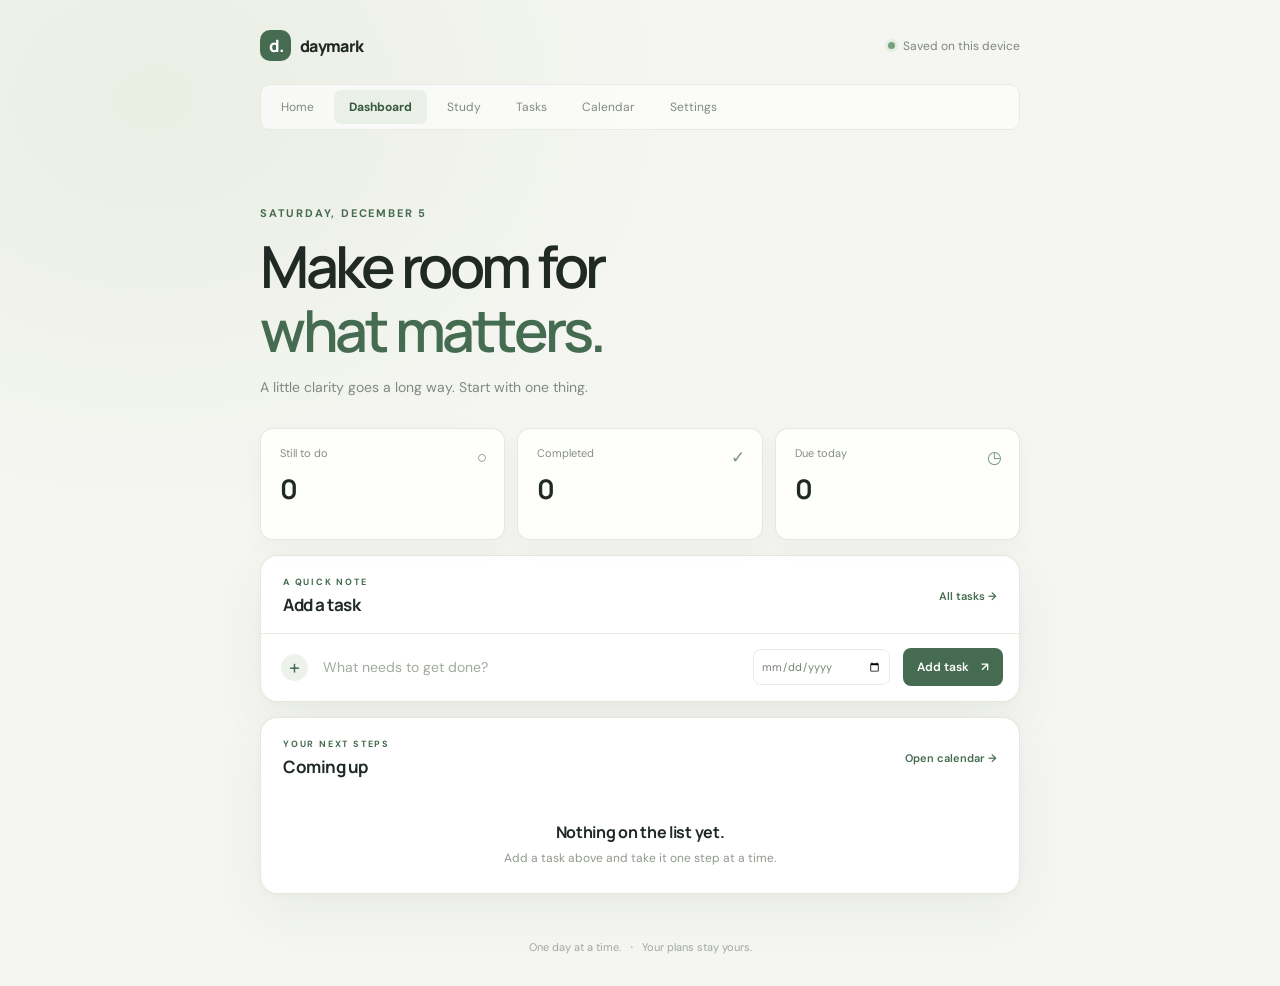
<file: index.html>
<!doctype html>
<html lang="en">
  <head>
    <meta charset="utf-8">
    <meta name="viewport" content="width=device-width, initial-scale=1">
    <meta name="theme-color" content="#f5f6f2">
    <title>Daymark — your personal planner</title>
    <link rel="preconnect" href="https://fonts.googleapis.com">
    <link rel="preconnect" href="https://fonts.gstatic.com" crossorigin>
    <link href="https://fonts.googleapis.com/css2?family=DM+Sans:wght@400;500;600;700&family=Manrope:wght@400;500;600;700;800&display=swap" rel="stylesheet">
    <link rel="stylesheet" href="styles.css">
    <script src="app.js" defer></script>
  </head>
  <body data-page="dashboard">
    <main class="planner">
      <header class="topbar">
        <a class="brand" href="home.html" aria-label="Daymark home">
          <span class="brand-mark" aria-hidden="true">d.</span>
          <span>daymark</span>
        </a>
        <span class="local-note"><span class="sync-dot" aria-hidden="true"></span> Saved on this device</span>
      </header>
      <nav class="main-nav" aria-label="Main navigation">
        <a href="home.html">Home</a>
        <a href="index.html" aria-current="page">Dashboard</a>
        <a href="study.html">Study</a>
        <a href="tasks.html">Tasks</a>
        <a href="calendar.html">Calendar</a>
        <a href="settings.html">Settings</a>
      </nav>

      <section class="intro" aria-labelledby="page-title">
        <p class="eyebrow" id="today-label"></p>
        <h1 id="page-title">Make room for<br><span>what matters.</span></h1>
        <p class="intro-copy">A little clarity goes a long way. Start with one thing.</p>
      </section>

      <p class="notice" id="notice" role="status" hidden></p>
      <section class="dashboard-grid" aria-label="Planner overview">
        <article class="summary-card">
          <span class="summary-icon" aria-hidden="true">○</span>
          <p class="summary-label">Still to do</p>
          <p class="summary-value" id="remaining-count">0</p>
        </article>
        <article class="summary-card">
          <span class="summary-icon" aria-hidden="true">✓</span>
          <p class="summary-label">Completed</p>
          <p class="summary-value" id="completed-count">0</p>
        </article>
        <article class="summary-card">
          <span class="summary-icon" aria-hidden="true">◷</span>
          <p class="summary-label">Due today</p>
          <p class="summary-value" id="due-today-count">0</p>
        </article>
      </section>

      <section class="task-panel dashboard-panel" aria-labelledby="quick-add-title">
        <div class="section-heading">
          <div>
            <p class="eyebrow">A quick note</p>
            <h2 id="quick-add-title">Add a task</h2>
          </div>
          <a class="text-link" href="tasks.html">All tasks <span aria-hidden="true">→</span></a>
        </div>
        <form class="task-form" id="quick-task-form">
          <label class="sr-only" for="quick-task-title">What needs to get done?</label>
          <span class="plus-icon" aria-hidden="true">+</span>
          <input id="quick-task-title" name="title" type="text" placeholder="What needs to get done?" maxlength="120" required autocomplete="off">
          <label class="sr-only" for="quick-task-date">Due date (optional)</label>
          <input class="date-input" id="quick-task-date" name="dueDate" type="date" aria-label="Due date (optional)">
          <button class="add-button" type="submit">Add task <span aria-hidden="true">↗</span></button>
        </form>
      </section>

      <section class="task-panel upcoming-panel" aria-labelledby="upcoming-heading">
        <div class="section-heading">
          <div>
            <p class="eyebrow">Your next steps</p>
            <h2 id="upcoming-heading">Coming up</h2>
          </div>
          <a class="text-link" href="calendar.html">Open calendar <span aria-hidden="true">→</span></a>
        </div>
        <ul class="task-list" id="upcoming-list" aria-label="Upcoming tasks"></ul>
        <div class="empty-state" id="upcoming-empty">
          <p class="empty-title">Nothing on the list yet.</p>
          <p class="empty-copy">Add a task above and take it one step at a time.</p>
        </div>
      </section>

      <footer class="page-footer">
        <span>One day at a time.</span>
        <span class="footer-divider" aria-hidden="true">·</span>
        <span>Your plans stay yours.</span>
      </footer>
    </main>
  </body>
</html>
</file>
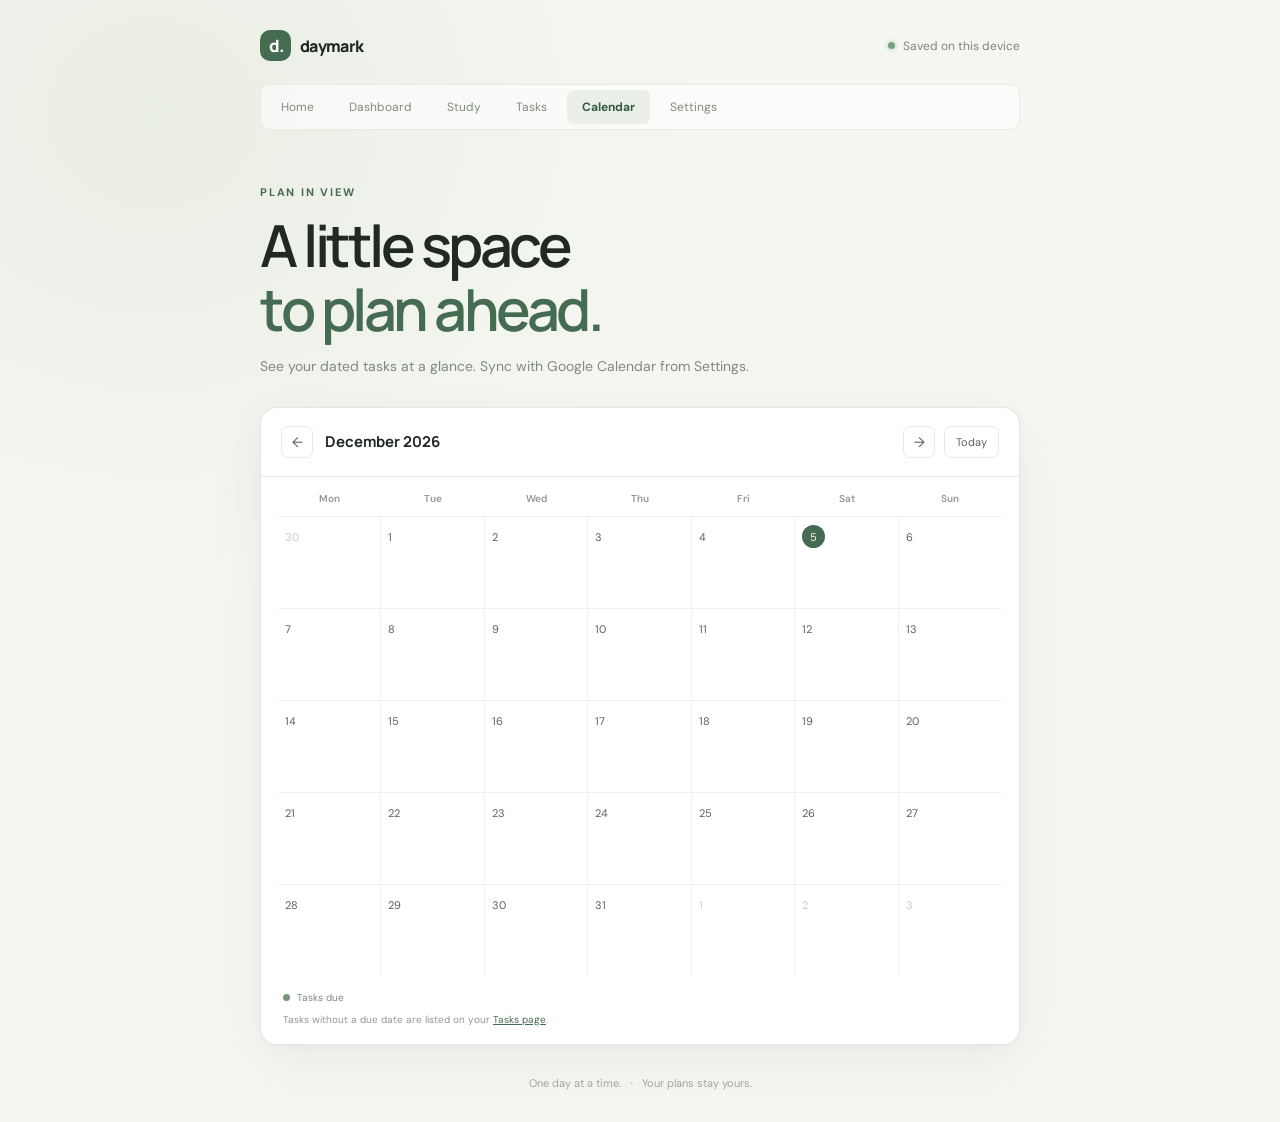
<file: calendar.html>
<!doctype html>
<html lang="en">
  <head>
    <meta charset="utf-8">
    <meta name="viewport" content="width=device-width, initial-scale=1">
    <meta name="theme-color" content="#f5f6f2">
    <title>Calendar — Daymark</title>
    <link rel="preconnect" href="https://fonts.googleapis.com">
    <link rel="preconnect" href="https://fonts.gstatic.com" crossorigin>
    <link href="https://fonts.googleapis.com/css2?family=DM+Sans:wght@400;500;600;700&family=Manrope:wght@400;500;600;700;800&display=swap" rel="stylesheet">
    <link rel="stylesheet" href="styles.css">
    <script src="app.js" defer></script>
  </head>
  <body data-page="calendar">
    <main class="planner">
      <header class="topbar">
        <a class="brand" href="home.html" aria-label="Daymark home"><span class="brand-mark" aria-hidden="true">d.</span><span>daymark</span></a>
        <span class="local-note"><span class="sync-dot" aria-hidden="true"></span> Saved on this device</span>
      </header>
      <nav class="main-nav" aria-label="Main navigation">
        <a href="home.html">Home</a>
        <a href="index.html">Dashboard</a>
        <a href="study.html">Study</a>
        <a href="tasks.html">Tasks</a>
        <a href="calendar.html" aria-current="page">Calendar</a>
        <a href="settings.html">Settings</a>
      </nav>
      <section class="intro page-intro" aria-labelledby="page-title">
        <p class="eyebrow">Plan in view</p>
        <h1 id="page-title">A little space<br><span>to plan ahead.</span></h1>
        <p class="intro-copy">See your dated tasks at a glance. Sync with Google Calendar from Settings.</p>
      </section>
      <p class="notice" id="notice" role="status" hidden></p>
      <section class="task-panel calendar-panel" aria-label="Task calendar">
        <div class="calendar-toolbar">
          <button class="month-button" id="previous-month" type="button" aria-label="Previous month">←</button>
          <h2 class="month-title" id="month-title"></h2>
          <button class="month-button" id="next-month" type="button" aria-label="Next month">→</button>
          <button class="today-button" id="this-month" type="button">Today</button>
        </div>
        <div class="calendar-grid" id="calendar-grid" role="grid" aria-label="Monthly task calendar"></div>
        <div class="calendar-legend"><span class="legend-dot" aria-hidden="true"></span> Tasks due</div>
        <p class="calendar-note">Tasks without a due date are listed on your <a href="tasks.html">Tasks page</a>.</p>
      </section>
      <footer class="page-footer"><span>One day at a time.</span><span class="footer-divider" aria-hidden="true">·</span><span>Your plans stay yours.</span></footer>
    </main>
  </body>
</html>
</file>
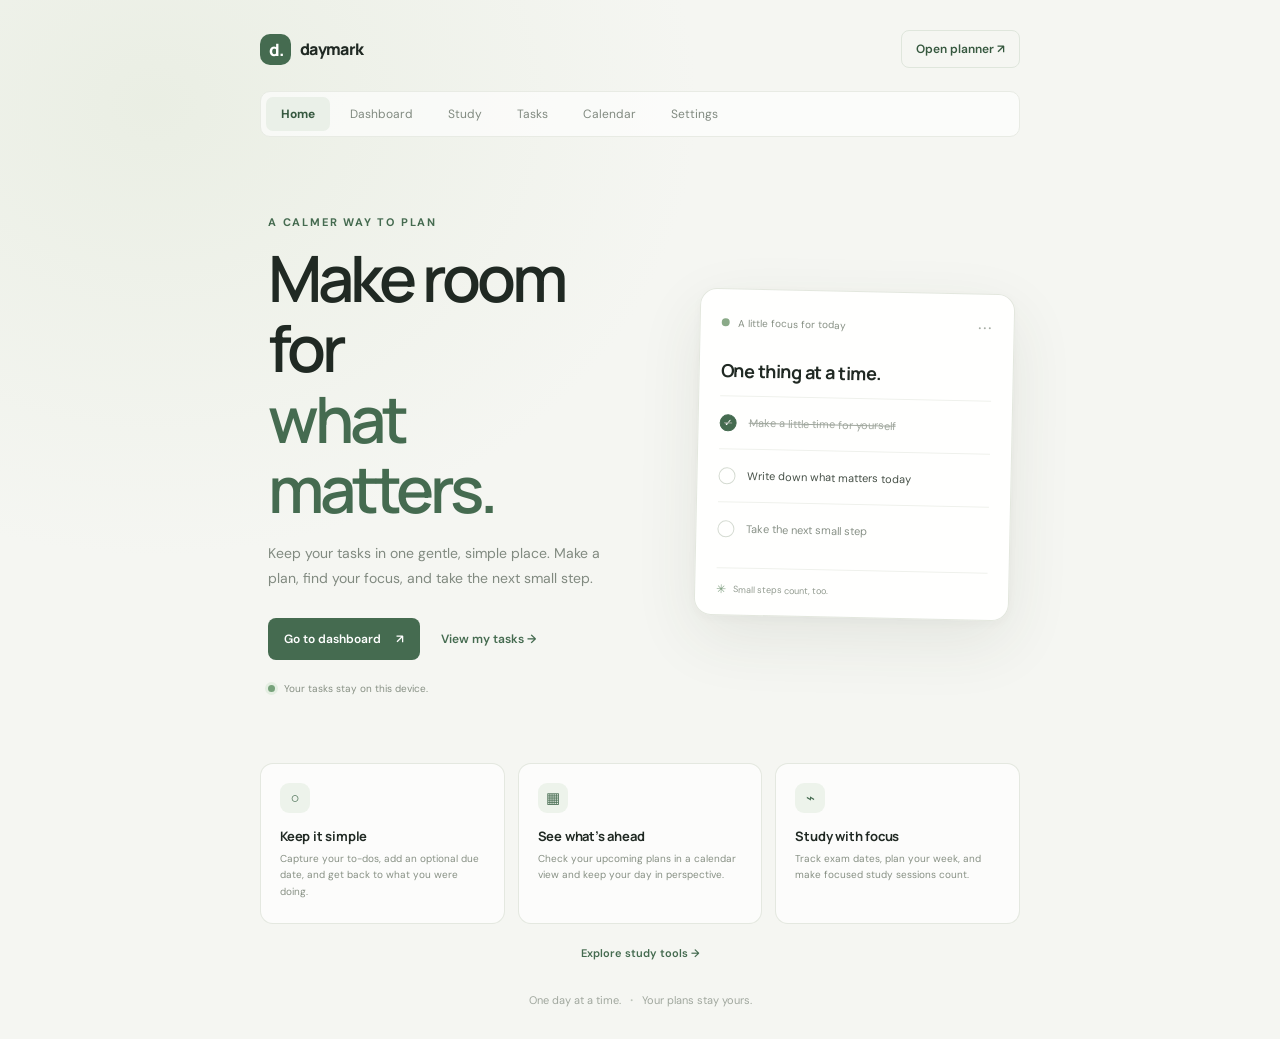
<file: home.html>
<!doctype html>
<html lang="en">
  <head>
    <meta charset="utf-8">
    <meta name="viewport" content="width=device-width, initial-scale=1">
    <meta name="theme-color" content="#f5f6f2">
    <meta name="description" content="Daymark is a calm, simple personal planner for your tasks and plans.">
    <title>Home — Daymark</title>
    <link rel="preconnect" href="https://fonts.googleapis.com">
    <link rel="preconnect" href="https://fonts.gstatic.com" crossorigin>
    <link href="https://fonts.googleapis.com/css2?family=DM+Sans:wght@400;500;600;700&family=Manrope:wght@400;500;600;700;800&display=swap" rel="stylesheet">
    <link rel="stylesheet" href="styles.css">
  </head>
  <body data-page="home">
    <main class="planner home-planner">
      <header class="topbar">
        <a class="brand" href="home.html" aria-label="Daymark home">
          <span class="brand-mark" aria-hidden="true">d.</span>
          <span>daymark</span>
        </a>
        <a class="home-open-link" href="index.html">Open planner <span aria-hidden="true">↗</span></a>
      </header>
      <nav class="main-nav" aria-label="Main navigation">
        <a href="home.html" aria-current="page">Home</a>
        <a href="index.html">Dashboard</a>
        <a href="study.html">Study</a>
        <a href="tasks.html">Tasks</a>
        <a href="calendar.html">Calendar</a>
        <a href="settings.html">Settings</a>
      </nav>

      <section class="home-hero" aria-labelledby="home-title">
        <div class="home-hero-copy">
          <p class="eyebrow">A calmer way to plan</p>
          <h1 id="home-title">Make room for<br><span>what matters.</span></h1>
          <p class="intro-copy">Keep your tasks in one gentle, simple place. Make a plan, find your focus, and take the next small step.</p>
          <div class="home-actions">
            <a class="home-primary-button" href="index.html">Go to dashboard <span aria-hidden="true">↗</span></a>
            <a class="home-secondary-link" href="tasks.html">View my tasks <span aria-hidden="true">→</span></a>
          </div>
          <p class="home-privacy"><span class="sync-dot" aria-hidden="true"></span> Your tasks stay on this device.</p>
        </div>
        <div class="home-preview" aria-label="Planner preview">
          <div class="preview-topline">
            <span class="preview-dot" aria-hidden="true"></span>
            <span class="preview-date">A little focus for today</span>
            <span class="preview-menu" aria-hidden="true">···</span>
          </div>
          <div class="preview-heading">One thing at a time.</div>
          <div class="preview-task preview-task-complete">
            <span class="preview-check" aria-hidden="true">✓</span>
            <span>Make a little time for yourself</span>
          </div>
          <div class="preview-task">
            <span class="preview-check" aria-hidden="true"></span>
            <span>Write down what matters today</span>
          </div>
          <div class="preview-task preview-task-muted">
            <span class="preview-check" aria-hidden="true"></span>
            <span>Take the next small step</span>
          </div>
          <div class="preview-note"><span aria-hidden="true">✳</span> Small steps count, too.</div>
        </div>
      </section>

      <section class="home-features" aria-label="Planner features">
        <article class="home-feature-card">
          <span class="feature-icon" aria-hidden="true">○</span>
          <h2>Keep it simple</h2>
          <p>Capture your to-dos, add an optional due date, and get back to what you were doing.</p>
        </article>
        <article class="home-feature-card">
          <span class="feature-icon" aria-hidden="true">▦</span>
          <h2>See what’s ahead</h2>
          <p>Check your upcoming plans in a calendar view and keep your day in perspective.</p>
        </article>
        <article class="home-feature-card">
          <span class="feature-icon" aria-hidden="true">⌁</span>
          <h2>Study with focus</h2>
          <p>Track exam dates, plan your week, and make focused study sessions count.</p>
        </article>
      </section>
      <p class="home-study-link"><a href="study.html">Explore study tools <span aria-hidden="true">→</span></a></p>

      <footer class="page-footer">
        <span>One day at a time.</span>
        <span class="footer-divider" aria-hidden="true">·</span>
        <span>Your plans stay yours.</span>
      </footer>
    </main>
  </body>
</html>
</file>
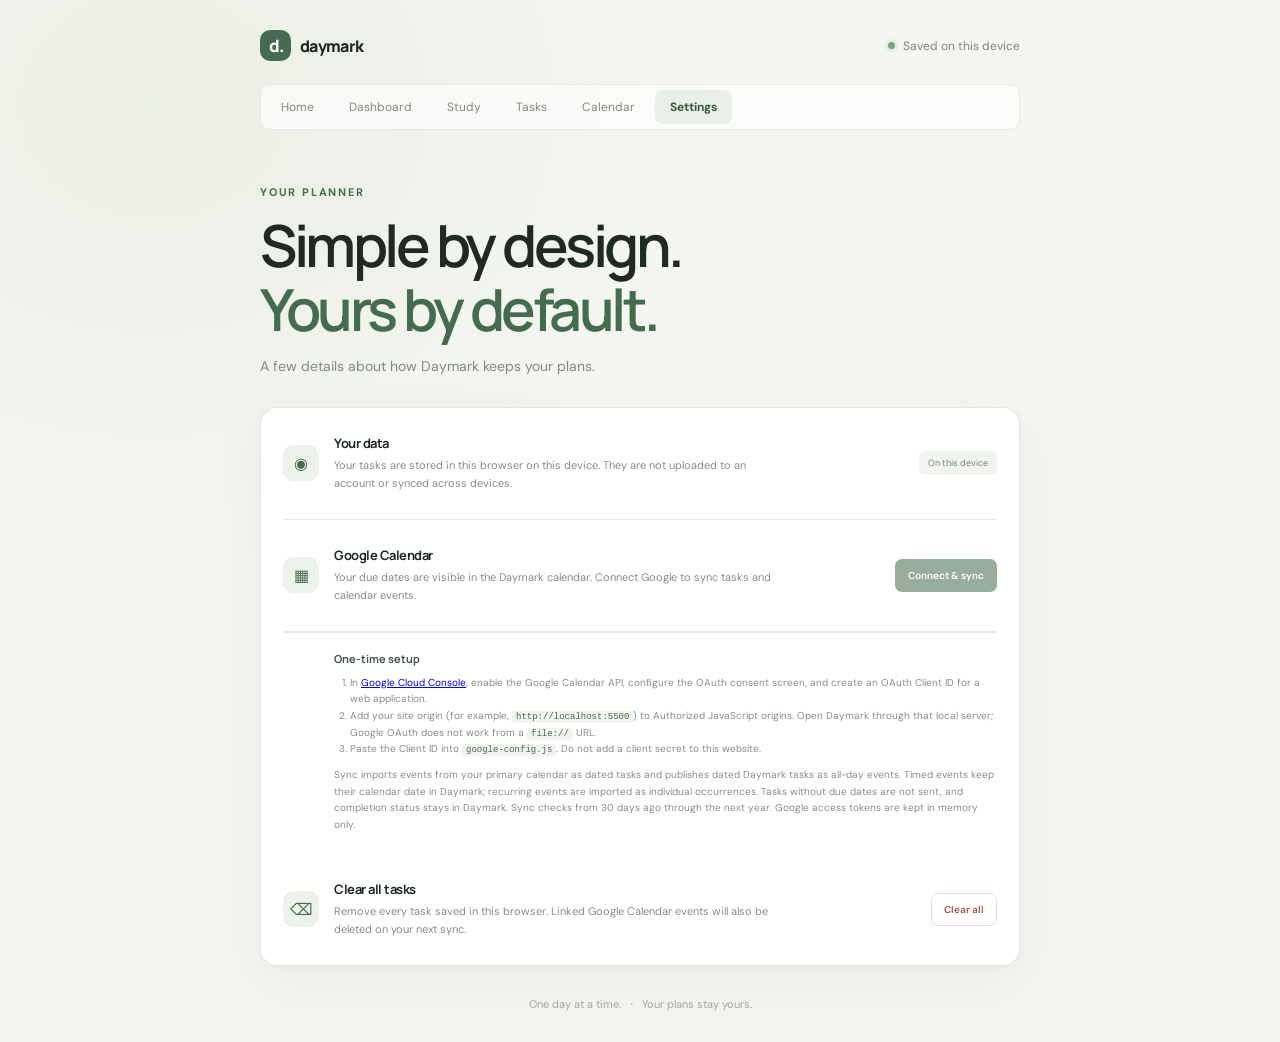
<file: settings.html>
<!doctype html>
<html lang="en">
  <head>
    <meta charset="utf-8">
    <meta name="viewport" content="width=device-width, initial-scale=1">
    <meta name="theme-color" content="#f5f6f2">
    <title>Settings — Daymark</title>
    <link rel="preconnect" href="https://fonts.googleapis.com">
    <link rel="preconnect" href="https://fonts.gstatic.com" crossorigin>
    <link href="https://fonts.googleapis.com/css2?family=DM+Sans:wght@400;500;600;700&family=Manrope:wght@400;500;600;700;800&display=swap" rel="stylesheet">
    <link rel="stylesheet" href="styles.css">
    <script src="google-config.js" defer></script>
    <script src="https://accounts.google.com/gsi/client" async defer></script>
    <script src="app.js" defer></script>
  </head>
  <body data-page="settings">
    <main class="planner">
      <header class="topbar">
        <a class="brand" href="home.html" aria-label="Daymark home"><span class="brand-mark" aria-hidden="true">d.</span><span>daymark</span></a>
        <span class="local-note"><span class="sync-dot" aria-hidden="true"></span> Saved on this device</span>
      </header>
      <nav class="main-nav" aria-label="Main navigation">
        <a href="home.html">Home</a>
        <a href="index.html">Dashboard</a>
        <a href="study.html">Study</a>
        <a href="tasks.html">Tasks</a>
        <a href="calendar.html">Calendar</a>
        <a href="settings.html" aria-current="page">Settings</a>
      </nav>
      <section class="intro page-intro" aria-labelledby="page-title">
        <p class="eyebrow">Your planner</p>
        <h1 id="page-title">Simple by design.<br><span>Yours by default.</span></h1>
        <p class="intro-copy">A few details about how Daymark keeps your plans.</p>
      </section>
      <p class="notice" id="notice" role="status" hidden></p>
      <section class="settings-panel task-panel" aria-label="Planner settings">
        <div class="setting-row">
          <div class="setting-icon" aria-hidden="true">◉</div>
          <div class="setting-content">
            <h2>Your data</h2>
            <p>Your tasks are stored in this browser on this device. They are not uploaded to an account or synced across devices.</p>
          </div>
          <span class="setting-badge">On this device</span>
        </div>
        <div class="setting-row">
          <div class="setting-icon" aria-hidden="true">▦</div>
          <div class="setting-content">
            <h2>Google Calendar</h2>
            <p id="google-sync-status">Your due dates are visible in the Daymark calendar. Connect Google to sync tasks and calendar events.</p>
          </div>
          <button class="sync-button" id="google-sync-button" type="button">Connect &amp; sync</button>
        </div>
        <div class="google-setup">
          <h3>One-time setup</h3>
          <ol>
            <li>In <a href="https://console.cloud.google.com/apis/credentials" target="_blank" rel="noopener noreferrer">Google Cloud Console</a>, enable the Google Calendar API, configure the OAuth consent screen, and create an OAuth Client ID for a web application.</li>
            <li>Add your site origin (for example, <code>http://localhost:5500</code>) to Authorized JavaScript origins. Open Daymark through that local server; Google OAuth does not work from a <code>file://</code> URL.</li>
            <li>Paste the Client ID into <code>google-config.js</code>. Do not add a client secret to this website.</li>
          </ol>
          <p>Sync imports events from your primary calendar as dated tasks and publishes dated Daymark tasks as all-day events. Timed events keep their calendar date in Daymark; recurring events are imported as individual occurrences. Tasks without due dates are not sent, and completion status stays in Daymark. Sync checks from 30 days ago through the next year. Google access tokens are kept in memory only.</p>
        </div>
        <div class="setting-row danger-row">
          <div class="setting-icon" aria-hidden="true">⌫</div>
          <div class="setting-content">
            <h2>Clear all tasks</h2>
            <p>Remove every task saved in this browser. Linked Google Calendar events will also be deleted on your next sync.</p>
          </div>
          <button class="danger-button" id="clear-all-tasks" type="button">Clear all</button>
        </div>
      </section>
      <footer class="page-footer"><span>One day at a time.</span><span class="footer-divider" aria-hidden="true">·</span><span>Your plans stay yours.</span></footer>
    </main>
  </body>
</html>
</file>
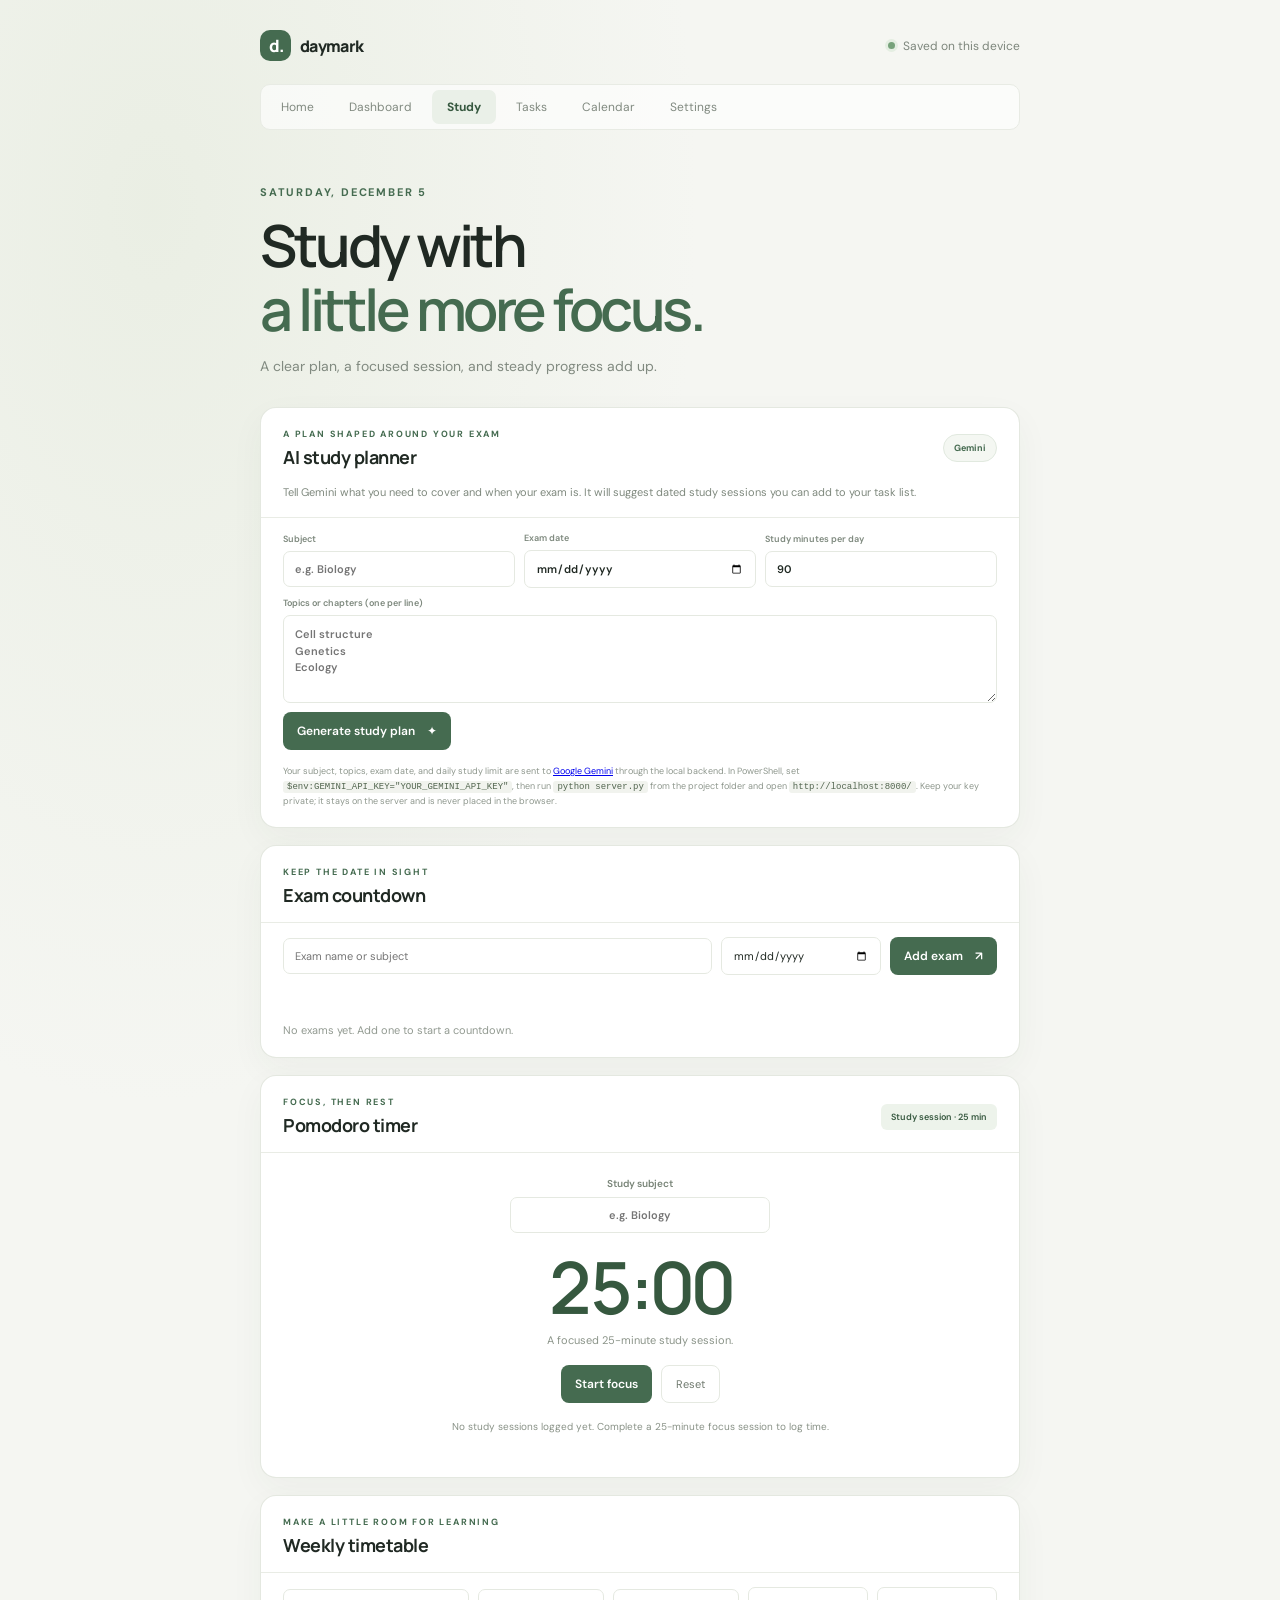
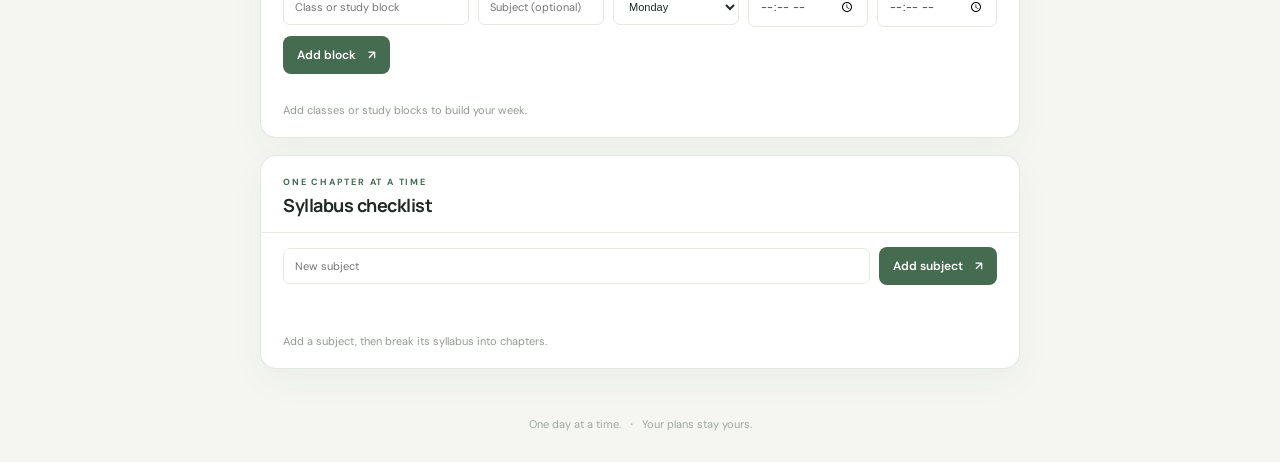
<file: study.html>
<!doctype html>
<html lang="en">
  <head>
    <meta charset="utf-8">
    <meta name="viewport" content="width=device-width, initial-scale=1">
    <meta name="theme-color" content="#f5f6f2">
    <title>Study planner — Daymark</title>
    <link rel="preconnect" href="https://fonts.googleapis.com">
    <link rel="preconnect" href="https://fonts.gstatic.com" crossorigin>
    <link href="https://fonts.googleapis.com/css2?family=DM+Sans:wght@400;500;600;700&family=Manrope:wght@400;500;600;700;800&display=swap" rel="stylesheet">
    <link rel="stylesheet" href="styles.css">
    <script src="app.js" defer></script>
  </head>
  <body data-page="study">
    <main class="planner study-planner">
      <header class="topbar">
        <a class="brand" href="home.html" aria-label="Daymark home"><span class="brand-mark" aria-hidden="true">d.</span><span>daymark</span></a>
        <span class="local-note"><span class="sync-dot" aria-hidden="true"></span> Saved on this device</span>
      </header>
      <nav class="main-nav" aria-label="Main navigation">
        <a href="home.html">Home</a>
        <a href="index.html">Dashboard</a>
        <a href="study.html" aria-current="page">Study</a>
        <a href="tasks.html">Tasks</a>
        <a href="calendar.html">Calendar</a>
        <a href="settings.html">Settings</a>
      </nav>
      <section class="intro page-intro" aria-labelledby="page-title">
        <p class="eyebrow" id="study-today-label"></p>
        <h1 id="page-title">Study with<br><span>a little more focus.</span></h1>
        <p class="intro-copy">A clear plan, a focused session, and steady progress add up.</p>
      </section>
      <p class="notice" id="study-notice" role="status" hidden></p>

      <section class="study-section ai-planner-section" aria-labelledby="ai-planner-heading">
        <div class="study-section-heading">
          <div><p class="eyebrow">A plan shaped around your exam</p><h2 id="ai-planner-heading">AI study planner</h2></div>
          <span class="ai-badge">Gemini</span>
        </div>
        <p class="ai-explainer">Tell Gemini what you need to cover and when your exam is. It will suggest dated study sessions you can add to your task list.</p>
        <form class="study-form ai-plan-form" id="ai-plan-form">
          <label for="ai-subject">Subject
            <input id="ai-subject" type="text" maxlength="80" placeholder="e.g. Biology" required>
          </label>
          <label for="ai-exam-date">Exam date
            <input id="ai-exam-date" type="date" required>
          </label>
          <label for="ai-daily-minutes">Study minutes per day
            <input id="ai-daily-minutes" type="number" min="15" max="480" step="15" value="90" required>
          </label>
          <label class="ai-chapters-label" for="ai-chapters">Topics or chapters (one per line)
            <textarea id="ai-chapters" rows="4" maxlength="3000" placeholder="Cell structure&#10;Genetics&#10;Ecology" required></textarea>
          </label>
          <button class="add-button" id="generate-plan" type="submit">Generate study plan <span aria-hidden="true">✦</span></button>
        </form>
        <p class="ai-privacy">Your subject, topics, exam date, and daily study limit are sent to <a href="https://aistudio.google.com/app/apikey" target="_blank" rel="noopener noreferrer">Google Gemini</a> through the local backend. In PowerShell, set <code>$env:GEMINI_API_KEY="YOUR_GEMINI_API_KEY"</code>, then run <code>python server.py</code> from the project folder and open <code>http://localhost:8000/</code>. Keep your key private; it stays on the server and is never placed in the browser.</p>
        <div class="generated-plan" id="generated-plan" hidden>
          <div class="generated-plan-heading">
            <h3>Your suggested sessions</h3>
            <button class="add-button" id="add-plan-to-tasks" type="button">Add sessions to tasks</button>
          </div>
          <div class="generated-plan-list" id="generated-plan-list"></div>
        </div>
      </section>

      <section class="study-section" aria-labelledby="exams-heading">
        <div class="study-section-heading">
          <div><p class="eyebrow">Keep the date in sight</p><h2 id="exams-heading">Exam countdown</h2></div>
        </div>
        <form class="study-form exam-form" id="exam-form">
          <label class="sr-only" for="exam-name">Exam name or subject</label>
          <input id="exam-name" name="name" type="text" placeholder="Exam name or subject" maxlength="100" required>
          <label class="sr-only" for="exam-date">Exam date</label>
          <input id="exam-date" name="date" type="date" required>
          <button class="add-button" type="submit">Add exam <span aria-hidden="true">↗</span></button>
        </form>
        <div class="exam-list" id="exam-list"></div>
        <div class="study-empty" id="exam-empty">No exams yet. Add one to start a countdown.</div>
      </section>

      <section class="study-section pomodoro-section" aria-labelledby="pomodoro-heading">
        <div class="study-section-heading">
          <div><p class="eyebrow">Focus, then rest</p><h2 id="pomodoro-heading">Pomodoro timer</h2></div>
          <div class="timer-mode" id="timer-mode">Study session</div>
        </div>
        <div class="pomodoro-body">
          <label class="subject-picker" for="timer-subject">Study subject
            <input id="timer-subject" type="text" maxlength="80" placeholder="e.g. Biology" autocomplete="off">
          </label>
          <div class="timer-display" id="timer-display" aria-live="polite">25:00</div>
          <p class="timer-caption" id="timer-caption">A focused 25-minute study session.</p>
          <div class="timer-actions">
            <button class="add-button" id="timer-start" type="button">Start focus</button>
            <button class="timer-secondary" id="timer-reset" type="button">Reset</button>
          </div>
          <p class="timer-log-summary" id="timer-log-summary">No study sessions logged yet.</p>
        </div>
        <div class="subject-time-totals" id="subject-time-totals" aria-label="Study time by subject"></div>
        <div class="study-log-list" id="study-log-list" aria-label="Recent study sessions"></div>
      </section>

      <section class="study-section" aria-labelledby="timetable-heading">
        <div class="study-section-heading">
          <div><p class="eyebrow">Make a little room for learning</p><h2 id="timetable-heading">Weekly timetable</h2></div>
        </div>
        <form class="study-form timetable-form" id="timetable-form">
          <label class="sr-only" for="schedule-title">Class or study block</label>
          <input id="schedule-title" type="text" placeholder="Class or study block" maxlength="100" required>
          <label class="sr-only" for="schedule-subject">Subject</label>
          <input id="schedule-subject" type="text" placeholder="Subject (optional)" maxlength="80">
          <label class="sr-only" for="schedule-day">Day</label>
          <select id="schedule-day" required>
            <option value="1">Monday</option><option value="2">Tuesday</option><option value="3">Wednesday</option>
            <option value="4">Thursday</option><option value="5">Friday</option><option value="6">Saturday</option><option value="0">Sunday</option>
          </select>
          <label class="sr-only" for="schedule-start">Start time</label>
          <input id="schedule-start" type="time" required>
          <label class="sr-only" for="schedule-end">End time</label>
          <input id="schedule-end" type="time" required>
          <button class="add-button" type="submit">Add block <span aria-hidden="true">↗</span></button>
        </form>
        <div class="timetable-grid" id="timetable-grid"></div>
        <div class="study-empty" id="timetable-empty">Add classes or study blocks to build your week.</div>
      </section>

      <section class="study-section" aria-labelledby="syllabus-heading">
        <div class="study-section-heading">
          <div><p class="eyebrow">One chapter at a time</p><h2 id="syllabus-heading">Syllabus checklist</h2></div>
        </div>
        <form class="study-form syllabus-subject-form" id="syllabus-subject-form">
          <label class="sr-only" for="syllabus-subject-name">Subject name</label>
          <input id="syllabus-subject-name" type="text" placeholder="New subject" maxlength="80" required>
          <button class="add-button" type="submit">Add subject <span aria-hidden="true">↗</span></button>
        </form>
        <div class="syllabus-list" id="syllabus-list"></div>
        <div class="study-empty" id="syllabus-empty">Add a subject, then break its syllabus into chapters.</div>
      </section>

      <footer class="page-footer"><span>One day at a time.</span><span class="footer-divider" aria-hidden="true">·</span><span>Your plans stay yours.</span></footer>
    </main>
  </body>
</html>
</file>
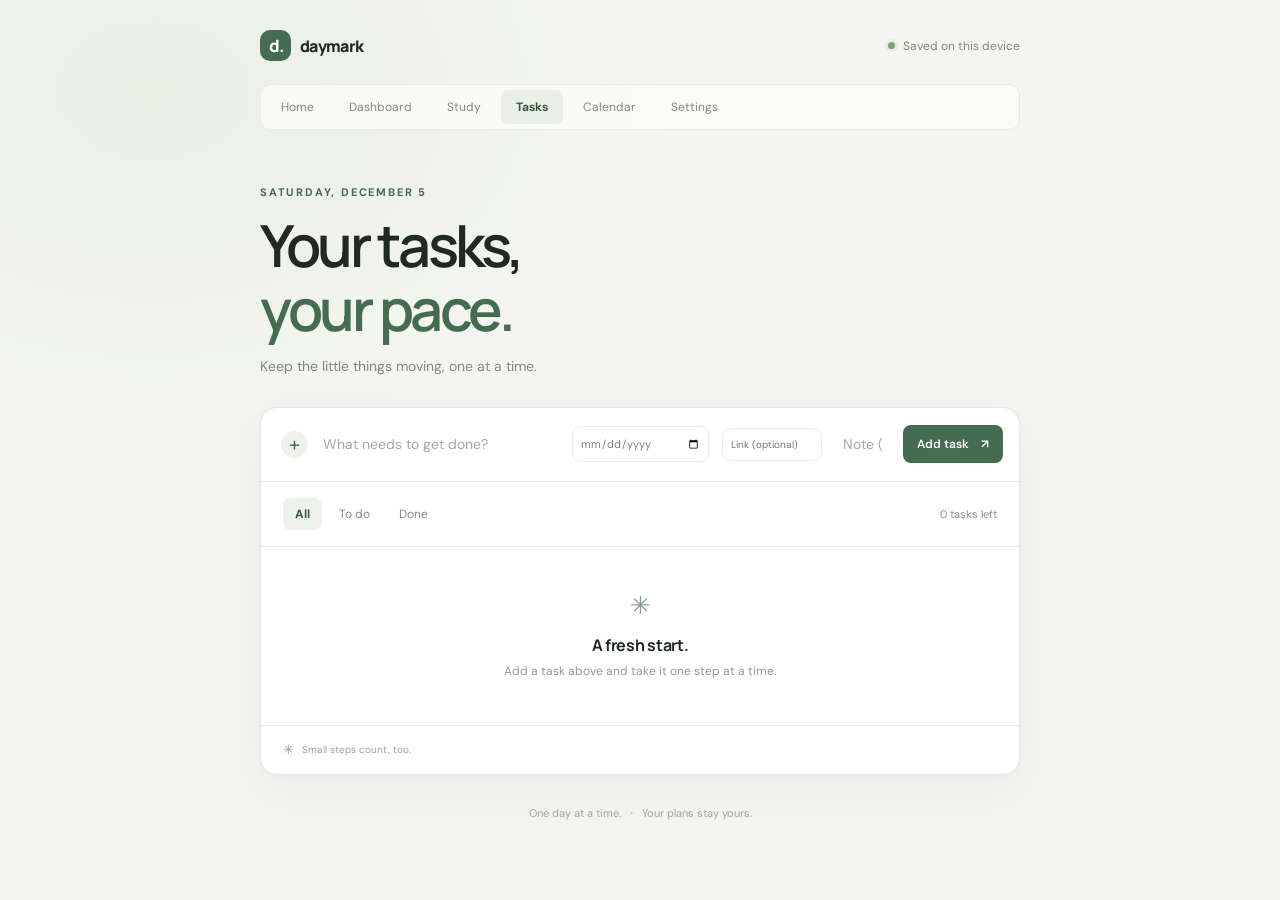
<file: tasks.html>
<!doctype html>
<html lang="en">
  <head>
    <meta charset="utf-8">
    <meta name="viewport" content="width=device-width, initial-scale=1">
    <meta name="theme-color" content="#f5f6f2">
    <title>Tasks — Daymark</title>
    <link rel="preconnect" href="https://fonts.googleapis.com">
    <link rel="preconnect" href="https://fonts.gstatic.com" crossorigin>
    <link href="https://fonts.googleapis.com/css2?family=DM+Sans:wght@400;500;600;700&family=Manrope:wght@400;500;600;700;800&display=swap" rel="stylesheet">
    <link rel="stylesheet" href="styles.css">
    <script src="app.js" defer></script>
  </head>
  <body data-page="tasks">
    <main class="planner">
      <header class="topbar">
        <a class="brand" href="home.html" aria-label="Daymark home"><span class="brand-mark" aria-hidden="true">d.</span><span>daymark</span></a>
        <span class="local-note"><span class="sync-dot" aria-hidden="true"></span> Saved on this device</span>
      </header>
      <nav class="main-nav" aria-label="Main navigation">
        <a href="home.html">Home</a>
        <a href="index.html">Dashboard</a>
        <a href="study.html">Study</a>
        <a href="tasks.html" aria-current="page">Tasks</a>
        <a href="calendar.html">Calendar</a>
        <a href="settings.html">Settings</a>
      </nav>
      <section class="intro page-intro" aria-labelledby="page-title">
        <p class="eyebrow" id="today-label"></p>
        <h1 id="page-title">Your tasks,<br><span>your pace.</span></h1>
        <p class="intro-copy">Keep the little things moving, one at a time.</p>
      </section>
      <p class="notice" id="notice" role="status" hidden></p>
      <section class="task-panel" aria-label="Your tasks">
        <form class="task-form" id="task-form">
          <label class="sr-only" for="task-title">What needs to get done?</label>
          <span class="plus-icon" aria-hidden="true">+</span>
          <input id="task-title" name="title" type="text" placeholder="What needs to get done?" maxlength="120" required autocomplete="off">
          <label class="sr-only" for="task-date">Due date (optional)</label>
          <input class="date-input" id="task-date" name="dueDate" type="date" aria-label="Due date (optional)">
          <label class="sr-only" for="task-link">Link (optional)</label>
          <input class="task-extra-input" id="task-link" name="link" type="url" placeholder="Link (optional)" aria-label="Link (optional)">
          <label class="sr-only" for="task-note">Note (optional)</label>
          <input class="task-extra-input" id="task-note" name="note" type="text" placeholder="Note (optional)" maxlength="300" aria-label="Note (optional)">
          <button class="add-button" type="submit">Add task <span aria-hidden="true">↗</span></button>
        </form>
        <div class="list-toolbar">
          <div class="filters" role="group" aria-label="Filter tasks">
            <button class="filter-button is-selected" type="button" data-filter="all" aria-pressed="true">All</button>
            <button class="filter-button" type="button" data-filter="active" aria-pressed="false">To do</button>
            <button class="filter-button" type="button" data-filter="completed" aria-pressed="false">Done</button>
          </div>
          <p class="task-count" id="task-count" aria-live="polite"></p>
        </div>
        <ul class="task-list" id="task-list" aria-label="Task list"></ul>
        <div class="empty-state" id="empty-state">
          <span class="empty-icon" aria-hidden="true">✳</span>
          <p class="empty-title">A fresh start.</p>
          <p class="empty-copy">Add a task above and take it one step at a time.</p>
        </div>
        <div class="list-footer">
          <span class="footer-sparkle" aria-hidden="true">✳</span>
          <span id="footer-message">Small steps count, too.</span>
          <button id="clear-completed" class="clear-button" type="button" hidden>Clear completed</button>
        </div>
      </section>
      <footer class="page-footer"><span>One day at a time.</span><span class="footer-divider" aria-hidden="true">·</span><span>Your plans stay yours.</span></footer>
    </main>
  </body>
</html>
</file>
<file: styles.css>
:root {
  color-scheme: light;
  --paper: #f5f6f2;
  --ink: #202923;
  --muted: #818a80;
  --green: #456b50;
  --green-dark: #36583f;
  --line: #e9ece5;
  --white: #fff;
  font-family: "DM Sans", sans-serif;
  font-synthesis: none;
  text-rendering: optimizeLegibility;
}

* {
  box-sizing: border-box;
}

body {
  min-width: 320px;
  min-height: 100vh;
  margin: 0;
  background:
    radial-gradient(ellipse at 12% 10%, rgba(225, 232, 216, .55), transparent 34rem),
    var(--paper);
  color: var(--ink);
}

button,
input {
  font: inherit;
}

button {
  color: inherit;
}

.planner {
  width: min(100% - 48px, 760px);
  margin: 0 auto;
  padding: 30px 0 28px;
}

.home-planner {
  max-width: 920px;
}

.topbar,
.brand,
.local-note,
.main-nav,
.task-form,
.list-toolbar,
.filters,
.list-footer,
.page-footer {
  display: flex;
  align-items: center;
}

.topbar {
  justify-content: space-between;
}

.main-nav {
  overflow-x: auto;
  gap: 5px;
  margin-top: 23px;
  padding: 5px;
  border: 1px solid #e8ebe4;
  border-radius: 10px;
  background: rgba(255, 255, 255, .65);
}

.main-nav a {
  flex: 0 0 auto;
  padding: 9px 15px;
  border-radius: 7px;
  color: #818a80;
  font-size: 12px;
  text-decoration: none;
  transition: background .16s ease, color .16s ease;
}

.main-nav a:hover {
  color: var(--ink);
}

.main-nav a[aria-current="page"] {
  background: #eaf0e8;
  color: var(--green-dark);
  font-weight: 700;
}

.main-nav a:focus-visible,
.text-link:focus-visible,
.home-open-link:focus-visible,
.home-primary-button:focus-visible,
.home-secondary-link:focus-visible,
.month-button:focus-visible,
.today-button:focus-visible,
.danger-button:focus-visible {
  outline: 3px solid #b7ceb7;
  outline-offset: 2px;
}

.brand {
  gap: 9px;
  color: var(--ink);
  font-family: Manrope, sans-serif;
  font-size: 16px;
  font-weight: 800;
  letter-spacing: -.7px;
  text-decoration: none;
}

.brand-mark {
  display: grid;
  width: 31px;
  height: 31px;
  place-items: center;
  border-radius: 10px;
  background: var(--green);
  color: var(--white);
  font-size: 17px;
  letter-spacing: -1.5px;
}

.local-note {
  gap: 8px;
  color: #7d867c;
  font-size: 12px;
}

.sync-dot {
  width: 7px;
  height: 7px;
  border-radius: 50%;
  background: #77a27b;
  box-shadow: 0 0 0 3px #e4eee2;
}

.intro {
  padding: 76px 0 32px;
}

.page-intro {
  padding-top: 55px;
}

.eyebrow {
  margin: 0 0 14px;
  color: var(--green);
  font-size: 11px;
  font-weight: 700;
  letter-spacing: 1.8px;
  text-transform: uppercase;
}

h1 {
  margin: 0;
  font-family: Manrope, sans-serif;
  font-size: clamp(38px, 7vw, 58px);
  font-weight: 600;
  letter-spacing: -3.5px;
  line-height: 1.1;
}

h1 span {
  color: var(--green);
}

.intro-copy {
  margin: 16px 0 0;
  color: var(--muted);
  font-size: 14px;
}

.home-open-link,
.home-primary-button,
.home-secondary-link {
  text-decoration: none;
}

.home-open-link {
  padding: 10px 14px;
  border: 1px solid #dfe6dc;
  border-radius: 8px;
  color: var(--green-dark);
  font-size: 12px;
  font-weight: 600;
  transition: background .16s ease;
}

.home-open-link:hover {
  background: #edf3eb;
}

.home-hero {
  display: grid;
  grid-template-columns: 1fr .9fr;
  align-items: center;
  gap: clamp(36px, 7vw, 78px);
  padding: 78px 8px 68px;
}

.home-hero-copy h1 {
  font-size: clamp(43px, 6vw, 64px);
  letter-spacing: -4px;
}

.home-hero-copy .intro-copy {
  max-width: 420px;
  line-height: 1.8;
}

.home-actions {
  display: flex;
  flex-wrap: wrap;
  align-items: center;
  gap: 21px;
  margin-top: 27px;
}

.home-primary-button {
  display: inline-flex;
  align-items: center;
  gap: 15px;
  padding: 13px 16px;
  border-radius: 8px;
  background: var(--green);
  color: #fff;
  font-size: 12px;
  font-weight: 600;
  transition: background .16s ease, transform .16s ease;
}

.home-primary-button:hover {
  transform: translateY(-1px);
  background: var(--green-dark);
}

.home-secondary-link {
  color: var(--green);
  font-size: 12px;
  font-weight: 600;
}

.home-secondary-link:hover {
  color: var(--green-dark);
}

.home-privacy {
  display: flex;
  align-items: center;
  gap: 9px;
  margin: 22px 0 0;
  color: #879084;
  font-size: 10px;
}

.home-preview {
  padding: 22px 21px 17px;
  border: 1px solid rgba(226, 230, 221, .95);
  border-radius: 17px;
  background: rgba(255, 255, 255, .93);
  box-shadow: 0 22px 65px rgba(50, 65, 48, .09), 0 3px 10px rgba(50, 65, 48, .03);
  transform: rotate(1.2deg);
}

.preview-topline {
  display: flex;
  align-items: center;
  gap: 8px;
  color: #879084;
  font-size: 10px;
}

.preview-dot {
  width: 8px;
  height: 8px;
  border-radius: 50%;
  background: #8aaa88;
}

.preview-menu {
  margin-left: auto;
  color: #a6ada4;
  font-size: 17px;
  letter-spacing: 2px;
}

.preview-heading {
  margin: 25px 0 13px;
  font-family: Manrope, sans-serif;
  font-size: 18px;
  font-weight: 700;
  letter-spacing: -.5px;
}

.preview-task {
  display: flex;
  min-height: 53px;
  align-items: center;
  gap: 12px;
  border-top: 1px solid #eff1ec;
  color: #465047;
  font-size: 11px;
}

.preview-check {
  display: grid;
  width: 17px;
  height: 17px;
  flex: 0 0 auto;
  place-items: center;
  border: 1px solid #d5dbd2;
  border-radius: 50%;
  color: #fff;
  font-size: 10px;
}

.preview-task-complete .preview-check {
  border-color: var(--green);
  background: var(--green);
}

.preview-task-complete {
  color: #a0a79e;
  text-decoration: line-through;
}

.preview-task-muted {
  color: #889187;
}

.preview-note {
  display: flex;
  align-items: center;
  gap: 7px;
  margin-top: 13px;
  padding-top: 13px;
  border-top: 1px solid #eff1ec;
  color: #929b90;
  font-size: 9px;
}

.preview-note span {
  color: #83a184;
  font-size: 12px;
}

.home-features {
  display: grid;
  grid-template-columns: repeat(3, minmax(0, 1fr));
  gap: 13px;
}

.home-feature-card {
  min-height: 161px;
  padding: 19px 19px 17px;
  border: 1px solid rgba(226, 230, 221, .9);
  border-radius: 13px;
  background: rgba(255, 255, 255, .68);
}

.feature-icon {
  display: grid;
  width: 30px;
  height: 30px;
  place-items: center;
  border-radius: 9px;
  background: #edf3eb;
  color: var(--green);
  font-size: 15px;
}

.home-feature-card h2 {
  margin: 14px 0 6px;
  font-family: Manrope, sans-serif;
  font-size: 13px;
  font-weight: 700;
  letter-spacing: -.2px;
}

.home-feature-card p {
  margin: 0;
  color: #879084;
  font-size: 10px;
  line-height: 1.65;
}

.home-study-link {
  margin: 17px 0 0;
  text-align: center;
}

.home-study-link a {
  color: var(--green);
  font-size: 11px;
  font-weight: 600;
  text-decoration: none;
}

.home-study-link a:hover {
  color: var(--green-dark);
}

.study-planner {
  max-width: 900px;
}

.study-section {
  margin-bottom: 17px;
  overflow: hidden;
  border: 1px solid rgba(226, 230, 221, .9);
  border-radius: 16px;
  background: var(--white);
  box-shadow: 0 12px 35px rgba(50, 65, 48, .045);
}

.study-section-heading {
  display: flex;
  align-items: center;
  justify-content: space-between;
  padding: 20px 22px 15px;
}

.study-section-heading .eyebrow {
  margin-bottom: 5px;
  font-size: 9px;
}

.study-section-heading h2 {
  margin: 0;
  font-family: Manrope, sans-serif;
  font-size: 18px;
  font-weight: 700;
  letter-spacing: -.5px;
}

.ai-badge {
  padding: 7px 10px;
  border: 1px solid #e1e9df;
  border-radius: 99px;
  background: #f4f7f2;
  color: var(--green);
  font-size: 9px;
  font-weight: 700;
}

.ai-explainer {
  margin: 0;
  padding: 0 22px 16px;
  color: #7f897e;
  font-size: 11px;
  line-height: 1.6;
}

.ai-plan-form label {
  display: grid;
  flex: 1 1 150px;
  gap: 6px;
  color: #7d887d;
  font-size: 9px;
  font-weight: 600;
}

.ai-plan-form input,
.ai-plan-form textarea {
  width: 100%;
}

.ai-plan-form textarea {
  resize: vertical;
  padding: 10px 11px;
  border: 1px solid #e5e9e1;
  border-radius: 7px;
  background: #fff;
  color: var(--ink);
  font: inherit;
  font-size: 11px;
  line-height: 1.5;
}

.ai-plan-form .ai-chapters-label {
  flex-basis: 100%;
}

.ai-plan-form button:disabled,
.generated-plan button:disabled {
  cursor: wait;
  opacity: .6;
}

.ai-privacy {
  margin: 0;
  padding: 0 22px 19px;
  color: #8e978d;
  font-size: 9px;
  line-height: 1.6;
}

.ai-privacy code {
  padding: 1px 4px;
  border-radius: 3px;
  background: #f1f3ee;
  color: #536650;
  font-family: Consolas, monospace;
  font-size: 9px;
}

.generated-plan {
  padding: 16px 22px 20px;
  border-top: 1px solid var(--line);
  background: #fcfdfb;
}

.generated-plan-heading {
  display: flex;
  align-items: center;
  justify-content: space-between;
  gap: 12px;
  margin-bottom: 10px;
}

.generated-plan-heading h3 {
  margin: 0;
  font-family: Manrope, sans-serif;
  font-size: 13px;
}

.generated-plan-list {
  display: grid;
  grid-template-columns: repeat(auto-fit, minmax(200px, 1fr));
  gap: 7px;
}

.generated-session {
  display: flex;
  align-items: center;
  justify-content: space-between;
  gap: 10px;
  padding: 10px;
  border: 1px solid #edf0ea;
  border-radius: 8px;
  background: #fff;
}

.generated-session > div {
  display: grid;
  min-width: 0;
  gap: 4px;
}

.generated-session strong {
  overflow: hidden;
  color: #4c584b;
  font-size: 10px;
  text-overflow: ellipsis;
}

.generated-session time,
.generated-duration {
  color: #8b9489;
  font-size: 9px;
}

.generated-duration {
  flex: 0 0 auto;
  font-weight: 600;
}

.study-form {
  display: flex;
  flex-wrap: wrap;
  align-items: center;
  gap: 9px;
  padding: 14px 22px;
  border-top: 1px solid var(--line);
}

.study-form input,
.study-form select,
.chapter-form input,
.subject-picker input {
  min-width: 0;
  padding: 10px 11px;
  border: 1px solid #e5e9e1;
  border-radius: 7px;
  background: #fff;
  color: var(--ink);
  font-size: 11px;
}

.study-form input:focus-visible,
.study-form select:focus-visible,
.chapter-form input:focus-visible,
.subject-picker input:focus-visible {
  outline: 3px solid #b7ceb7;
  outline-offset: 2px;
}

.exam-form input:first-of-type {
  flex: 1 1 200px;
}

.exam-form input[type="date"] {
  flex: 0 1 160px;
}

.exam-list {
  display: grid;
  grid-template-columns: repeat(auto-fit, minmax(220px, 1fr));
  gap: 10px;
  padding: 0 22px 19px;
}

.exam-card {
  display: flex;
  align-items: center;
  gap: 12px;
  padding: 13px;
  border: 1px solid #edf0ea;
  border-radius: 10px;
  background: #fbfcfa;
}

.exam-card-detail {
  min-width: 0;
  flex: 1;
}

.exam-card-detail h3 {
  overflow: hidden;
  margin: 0;
  color: #303a33;
  font-size: 12px;
  text-overflow: ellipsis;
  white-space: nowrap;
}

.exam-card-detail time {
  display: block;
  margin-top: 5px;
  color: #8a9289;
  font-size: 10px;
}

.exam-countdown {
  margin: 0;
  color: var(--green);
  font-size: 11px;
  font-weight: 700;
  text-align: right;
  white-space: nowrap;
}

.exam-countdown.is-past {
  color: #a3aaa1;
}

.study-delete-button,
.chapter-remove {
  display: grid;
  width: 27px;
  height: 27px;
  flex: 0 0 auto;
  place-items: center;
  border: 0;
  border-radius: 6px;
  background: transparent;
  color: #a2aaa0;
  cursor: pointer;
  font-size: 17px;
}

.study-delete-button:hover,
.chapter-remove:hover {
  background: #f8eeec;
  color: #a55248;
}

.study-empty {
  padding: 15px 22px 20px;
  color: #929a91;
  font-size: 11px;
}

.pomodoro-body {
  display: grid;
  justify-items: center;
  padding: 24px 20px 20px;
  border-top: 1px solid var(--line);
}

.subject-picker {
  display: grid;
  width: min(100%, 260px);
  gap: 7px;
  color: #788477;
  font-size: 10px;
  font-weight: 600;
  text-align: center;
}

.subject-picker input {
  text-align: center;
}

.subject-picker input:disabled {
  background: #f5f6f2;
  color: #929a91;
}

.timer-display {
  margin-top: 18px;
  color: var(--green-dark);
  font-family: Manrope, sans-serif;
  font-size: clamp(54px, 10vw, 72px);
  font-weight: 600;
  letter-spacing: -4px;
  line-height: 1;
  font-variant-numeric: tabular-nums;
}

.timer-mode {
  padding: 7px 10px;
  border-radius: 6px;
  background: #edf3eb;
  color: var(--green-dark);
  font-size: 9px;
  font-weight: 600;
}

.timer-caption {
  margin: 10px 0 0;
  color: #8b9489;
  font-size: 11px;
}

.timer-actions {
  display: flex;
  gap: 9px;
  margin-top: 18px;
}

.timer-secondary {
  padding: 10px 14px;
  border: 1px solid #e5e9e1;
  border-radius: 8px;
  background: #fff;
  color: #6f796e;
  cursor: pointer;
  font-size: 11px;
}

.timer-secondary:hover {
  background: #f5f6f2;
}

.timer-log-summary {
  margin: 17px 0 0;
  color: #899287;
  font-size: 10px;
  text-align: center;
}

.study-log-list {
  padding: 0 22px 12px;
}

.subject-time-totals {
  display: flex;
  flex-wrap: wrap;
  justify-content: center;
  gap: 7px;
  padding: 0 22px 12px;
}

.subject-time-total {
  display: flex;
  align-items: center;
  gap: 8px;
  padding: 7px 9px;
  border-radius: 6px;
  background: #edf3eb;
  color: #5b6b59;
  font-size: 9px;
}

.subject-time-total strong {
  color: var(--green-dark);
  font-size: 9px;
}

.study-log-row {
  display: flex;
  justify-content: space-between;
  gap: 12px;
  padding: 10px 0;
  border-top: 1px solid #f0f1ed;
  color: #687367;
  font-size: 10px;
}

.study-log-row span:last-child {
  color: #959d93;
  white-space: nowrap;
}

.timetable-form input:first-of-type {
  flex: 1 1 180px;
}

.timetable-form input:nth-of-type(2) {
  flex: 1 1 120px;
}

.timetable-form select {
  flex: 1 1 120px;
}

.timetable-form input[type="time"] {
  flex: 0 1 120px;
}

.timetable-grid {
  display: grid;
  grid-template-columns: repeat(2, minmax(0, 1fr));
  gap: 10px;
  padding: 0 22px 20px;
}

.timetable-day {
  min-width: 0;
  padding: 12px;
  border: 1px solid #edf0ea;
  border-radius: 9px;
  background: #fcfcfb;
}

.timetable-day h3 {
  margin: 0 0 9px;
  color: #556153;
  font-size: 11px;
}

.timetable-day-empty {
  margin: 0;
  color: #a0a79e;
  font-size: 9px;
}

.timetable-block {
  display: flex;
  align-items: center;
  justify-content: space-between;
  gap: 6px;
  margin-top: 6px;
  padding: 8px;
  border-radius: 6px;
  background: #edf3eb;
  color: #49634b;
}

.timetable-block > div {
  display: grid;
  min-width: 0;
  gap: 3px;
}

.timetable-block strong {
  overflow: hidden;
  font-size: 10px;
  text-overflow: ellipsis;
  white-space: nowrap;
}

.timetable-block time,
.timetable-block span {
  color: #758673;
  font-size: 9px;
}

.syllabus-subject-form input {
  flex: 1 1 220px;
}

.syllabus-list {
  display: grid;
  grid-template-columns: repeat(auto-fit, minmax(260px, 1fr));
  gap: 12px;
  padding: 0 22px 20px;
}

.syllabus-card {
  min-width: 0;
  padding: 14px;
  border: 1px solid #edf0ea;
  border-radius: 10px;
}

.syllabus-heading {
  display: flex;
  align-items: center;
  gap: 8px;
}

.syllabus-heading h3 {
  min-width: 0;
  flex: 1;
  margin: 0;
  font-family: Manrope, sans-serif;
  font-size: 13px;
}

.syllabus-heading > span {
  color: #8a9289;
  font-size: 9px;
  white-space: nowrap;
}

.syllabus-card progress {
  display: block;
  width: 100%;
  height: 6px;
  margin: 8px 0 12px;
  overflow: hidden;
  border: 0;
  border-radius: 99px;
  background: #edf0ea;
  accent-color: var(--green);
}

.syllabus-card progress::-webkit-progress-bar {
  border-radius: 99px;
  background: #edf0ea;
}

.syllabus-card progress::-webkit-progress-value {
  border-radius: 99px;
  background: #719474;
}

.syllabus-card progress::-moz-progress-bar {
  border-radius: 99px;
  background: #719474;
}

.chapter-list {
  display: grid;
  gap: 2px;
  margin: 0;
  padding: 0;
  list-style: none;
}

.chapter-row {
  display: flex;
  min-height: 34px;
  align-items: center;
  gap: 8px;
  color: #596458;
  font-size: 10px;
}

.chapter-row > span {
  min-width: 0;
  flex: 1;
  overflow-wrap: anywhere;
}

.chapter-row.is-completed > span {
  color: #9aa198;
  text-decoration: line-through;
}

.chapter-toggle {
  display: grid;
  width: 17px;
  height: 17px;
  flex: 0 0 auto;
  place-items: center;
  padding: 0;
  border: 1px solid #d5dbd2;
  border-radius: 50%;
  background: #fff;
  color: #fff;
  cursor: pointer;
  font-size: 9px;
}

.chapter-row.is-completed .chapter-toggle {
  border-color: var(--green);
  background: var(--green);
}

.chapter-remove {
  width: 24px;
  height: 24px;
}

.chapter-form {
  display: flex;
  gap: 6px;
  margin-top: 10px;
}

.chapter-form input {
  flex: 1;
}

.chapter-form button {
  padding: 0 9px;
  border: 0;
  border-radius: 6px;
  background: #edf3eb;
  color: var(--green-dark);
  cursor: pointer;
  font-size: 9px;
  font-weight: 600;
}

.task-extra-input {
  min-width: 100px;
  flex: 1 1 135px;
  padding: 9px 8px;
  border: 1px solid #e9ece5;
  border-radius: 8px;
  color: var(--ink);
  font-size: 10px;
}

.task-note,
.task-resource-link {
  display: block;
  margin-top: 5px;
  font-size: 10px;
}

.task-note {
  color: #848e83;
}

.task-resource-link {
  width: fit-content;
  color: var(--green);
  text-decoration: none;
}

.task-resource-link:hover {
  text-decoration: underline;
}

.task-panel {
  overflow: hidden;
  border: 1px solid rgba(226, 230, 221, .9);
  border-radius: 17px;
  background: var(--white);
  box-shadow: 0 18px 55px rgba(50, 65, 48, .06), 0 2px 7px rgba(50, 65, 48, .025);
}

.dashboard-grid {
  display: grid;
  grid-template-columns: repeat(3, minmax(0, 1fr));
  gap: 12px;
  margin-bottom: 15px;
}

.summary-card {
  position: relative;
  min-height: 112px;
  padding: 17px 19px;
  border: 1px solid rgba(226, 230, 221, .9);
  border-radius: 13px;
  background: rgba(255, 255, 255, .85);
  box-shadow: 0 8px 24px rgba(50, 65, 48, .035);
}

.summary-icon {
  position: absolute;
  top: 17px;
  right: 17px;
  color: #77977a;
  font-size: 17px;
}

.summary-label {
  margin: 0;
  color: #858e84;
  font-size: 11px;
}

.summary-value {
  margin: 10px 0 0;
  font-family: Manrope, sans-serif;
  font-size: 27px;
  font-weight: 700;
  letter-spacing: -1px;
}

.dashboard-panel,
.upcoming-panel {
  margin-bottom: 15px;
}

.section-heading {
  display: flex;
  align-items: center;
  justify-content: space-between;
  padding: 20px 22px 17px;
}

.section-heading .eyebrow {
  margin-bottom: 5px;
  font-size: 9px;
}

.section-heading h2,
.setting-content h2 {
  margin: 0;
  font-family: Manrope, sans-serif;
  font-size: 17px;
  font-weight: 700;
  letter-spacing: -.5px;
}

.text-link {
  color: var(--green);
  font-size: 11px;
  font-weight: 600;
  text-decoration: none;
}

.text-link:hover {
  color: var(--green-dark);
}

.dashboard-panel .task-form {
  min-height: 68px;
  border-top: 1px solid var(--line);
  border-bottom: 0;
}

.upcoming-panel .task-list {
  padding-bottom: 2px;
}

.upcoming-panel .empty-state {
  padding: 24px 20px 27px;
}

.calendar-toolbar {
  display: flex;
  min-height: 69px;
  align-items: center;
  gap: 9px;
  padding: 0 20px;
  border-bottom: 1px solid var(--line);
}

.month-title {
  min-width: 150px;
  margin: 0 auto 0 3px;
  font-family: Manrope, sans-serif;
  font-size: 15px;
  font-weight: 700;
}

.month-button,
.today-button {
  display: grid;
  min-width: 32px;
  height: 32px;
  place-items: center;
  border: 1px solid #e8ebe4;
  border-radius: 7px;
  background: #fff;
  color: #586458;
  cursor: pointer;
  font-size: 14px;
}

.month-button:hover,
.today-button:hover {
  background: #f3f6f1;
}

.today-button {
  display: block;
  min-width: 0;
  padding: 0 11px;
  font-size: 11px;
}

.calendar-grid {
  display: grid;
  grid-template-columns: repeat(7, minmax(0, 1fr));
  padding: 0 17px;
}

.weekday {
  padding: 15px 5px 11px;
  color: #929a91;
  font-size: 10px;
  font-weight: 600;
  text-align: center;
}

.calendar-day {
  min-width: 0;
  min-height: 92px;
  padding: 8px 7px;
  border-top: 1px solid #eff1ec;
  border-right: 1px solid #eff1ec;
}

.weekday:nth-child(7n),
.calendar-day:nth-child(7n) {
  border-right: 0;
}

.calendar-day.is-outside .day-number {
  color: #c5cbc2;
}

.calendar-day.is-today .day-number {
  display: inline-grid;
  width: 23px;
  height: 23px;
  place-items: center;
  border-radius: 50%;
  background: var(--green);
  color: #fff;
}

.day-number {
  display: inline-block;
  color: #586257;
  font-size: 11px;
}

.calendar-day-tasks {
  display: grid;
  gap: 4px;
  margin: 5px 0 0;
  padding: 0;
  list-style: none;
}

.calendar-task,
.calendar-more {
  overflow: hidden;
  padding: 4px 5px;
  border-radius: 4px;
  background: #edf3eb;
  color: #456b50;
  font-size: 9px;
  text-overflow: ellipsis;
  white-space: nowrap;
}

.calendar-task.is-completed {
  background: #f0f1ee;
  color: #989f96;
  text-decoration: line-through;
}

.calendar-more {
  padding: 0 2px;
  background: transparent;
  color: #7d887d;
}

.calendar-legend {
  display: flex;
  align-items: center;
  gap: 7px;
  padding: 15px 22px 0;
  color: #7d887d;
  font-size: 10px;
}

.legend-dot {
  width: 7px;
  height: 7px;
  border-radius: 50%;
  background: #769778;
}

.calendar-note {
  margin: 9px 22px 18px;
  color: #90998f;
  font-size: 10px;
}

.calendar-note a {
  color: var(--green);
}

.settings-panel {
  padding: 0 22px;
}

.setting-row {
  display: flex;
  min-height: 112px;
  align-items: center;
  gap: 15px;
  border-bottom: 1px solid var(--line);
}

.setting-row:last-child {
  border-bottom: 0;
}

.setting-icon {
  display: grid;
  width: 36px;
  height: 36px;
  flex: 0 0 auto;
  place-items: center;
  border-radius: 10px;
  background: #edf3eb;
  color: var(--green);
  font-size: 16px;
}

.setting-content {
  flex: 1;
}

.setting-content h2 {
  font-size: 13px;
}

.setting-content p {
  max-width: 440px;
  margin: 5px 0 0;
  color: #858e84;
  font-size: 11px;
  line-height: 1.6;
}

.setting-badge {
  flex: 0 0 auto;
  padding: 6px 9px;
  border-radius: 6px;
  background: #f2f4ef;
  color: #788477;
  font-size: 9px;
}

.sync-button {
  flex: 0 0 auto;
  padding: 10px 13px;
  border: 0;
  border-radius: 7px;
  background: var(--green);
  color: #fff;
  cursor: pointer;
  font-size: 10px;
  font-weight: 600;
  transition: background .16s ease;
}

.sync-button:hover:not(:disabled) {
  background: var(--green-dark);
}

.sync-button:disabled {
  cursor: not-allowed;
  opacity: .55;
}

.google-setup {
  padding: 17px 0 20px 51px;
  border-top: 1px solid var(--line);
  color: #858e84;
  font-size: 10px;
  line-height: 1.65;
}

.google-setup h3 {
  margin: 0 0 7px;
  color: #475348;
  font-family: Manrope, sans-serif;
  font-size: 11px;
}

.google-setup ol {
  margin: 0;
  padding-left: 16px;
}

.google-setup p {
  margin: 9px 0 0;
}

.google-setup code {
  padding: 1px 4px;
  border-radius: 3px;
  background: #f1f3ee;
  color: #536650;
  font-family: Consolas, monospace;
  font-size: 9px;
}

.danger-button {
  flex: 0 0 auto;
  padding: 9px 12px;
  border: 1px solid #f0d9d5;
  border-radius: 7px;
  background: #fff;
  color: #a55248;
  cursor: pointer;
  font-size: 10px;
  font-weight: 600;
}

.danger-button:hover {
  background: #fff5f3;
}

.task-form {
  min-height: 74px;
  gap: 13px;
  padding: 14px 16px 14px 20px;
  border-bottom: 1px solid var(--line);
}

.plus-icon {
  display: grid;
  width: 27px;
  height: 27px;
  flex: 0 0 auto;
  place-items: center;
  border-radius: 50%;
  background: #edf3eb;
  color: var(--green);
  font-size: 20px;
  font-weight: 400;
  line-height: 1;
}

.task-form input[type="text"] {
  width: 100%;
  min-width: 0;
  border: 0;
  outline: 0;
  color: var(--ink);
  font-size: 14px;
}

.task-form input[type="text"]::placeholder {
  color: #a2aaa0;
}

.date-input {
  width: 137px;
  flex: 0 0 auto;
  padding: 9px 7px;
  border: 1px solid #e9ece5;
  border-radius: 8px;
  background: #fff;
  color: #798278;
  font-size: 11px;
}

.add-button {
  display: flex;
  flex: 0 0 auto;
  align-items: center;
  gap: 12px;
  padding: 11px 14px;
  border: 0;
  border-radius: 8px;
  background: var(--green);
  color: #fff;
  cursor: pointer;
  font-size: 12px;
  font-weight: 600;
  transition: background .18s ease, transform .18s ease;
}

.add-button:hover {
  transform: translateY(-1px);
  background: var(--green-dark);
}

.add-button:focus-visible,
.filter-button:focus-visible,
.clear-button:focus-visible,
.task-check:focus-visible,
.delete-button:focus-visible,
.task-form input:focus-visible,
.study-delete-button:focus-visible,
.chapter-toggle:focus-visible,
.chapter-remove:focus-visible,
.chapter-form button:focus-visible,
.timer-secondary:focus-visible {
  outline: 3px solid #b7ceb7;
  outline-offset: 3px;
}

.list-toolbar {
  min-height: 65px;
  justify-content: space-between;
  padding: 0 22px;
  border-bottom: 1px solid var(--line);
}

.filters {
  gap: 5px;
}

.filter-button {
  padding: 8px 12px;
  border: 0;
  border-radius: 7px;
  background: transparent;
  color: #858d83;
  cursor: pointer;
  font-size: 12px;
  transition: background .18s ease, color .18s ease;
}

.filter-button:hover {
  color: var(--ink);
}

.filter-button.is-selected {
  background: #edf3eb;
  color: var(--green-dark);
  font-weight: 700;
}

.task-count {
  margin: 0;
  color: #8a9289;
  font-size: 11px;
}

.task-list {
  margin: 0;
  padding: 0 22px;
  list-style: none;
}

.task-item {
  display: flex;
  min-height: 66px;
  align-items: center;
  gap: 13px;
  border-bottom: 1px solid #f0f1ed;
  animation: arrive .2s ease both;
}

.task-check {
  display: grid;
  width: 19px;
  height: 19px;
  flex: 0 0 auto;
  place-items: center;
  padding: 0;
  border: 1.5px solid #d5dbd2;
  border-radius: 50%;
  background: #fff;
  color: transparent;
  cursor: pointer;
  font-size: 11px;
  transition: background .16s ease, border-color .16s ease;
}

.task-check:hover {
  border-color: var(--green);
}

.task-item.is-completed .task-check {
  border-color: var(--green);
  background: var(--green);
  color: #fff;
}

.task-content {
  min-width: 0;
  flex: 1;
}

.task-title {
  overflow-wrap: anywhere;
  color: #303a33;
  font-size: 13px;
  line-height: 1.45;
}

.task-item.is-completed .task-title {
  color: #a0a79e;
  text-decoration: line-through;
  text-decoration-color: #b2bab0;
}

.task-date {
  display: inline-block;
  margin-top: 4px;
  color: #8b9489;
  font-size: 10px;
}

.task-date.is-overdue {
  color: #b4584d;
}

.delete-button {
  display: grid;
  width: 30px;
  height: 30px;
  flex: 0 0 auto;
  place-items: center;
  border: 0;
  border-radius: 7px;
  background: transparent;
  color: #a3aaa1;
  cursor: pointer;
  font-size: 18px;
  opacity: 0;
  transition: background .16s ease, color .16s ease, opacity .16s ease;
}

.task-item:hover .delete-button,
.delete-button:focus-visible {
  opacity: 1;
}

.delete-button:hover {
  background: #f8eeec;
  color: #a55248;
}

.empty-state {
  padding: 42px 20px 46px;
  text-align: center;
}

.empty-icon {
  display: block;
  margin-bottom: 12px;
  color: #83a184;
  font-size: 25px;
}

.empty-title {
  margin: 0;
  font-family: Manrope, sans-serif;
  font-size: 16px;
  font-weight: 700;
  letter-spacing: -.3px;
}

.empty-copy {
  margin: 7px 0 0;
  color: #91998f;
  font-size: 12px;
}

.notice {
  margin: 0;
  padding: 12px 22px;
  background: #fff4f1;
  color: #9c493e;
  font-size: 12px;
}

.list-footer {
  min-height: 49px;
  gap: 8px;
  padding: 0 22px;
  border-top: 1px solid var(--line);
  color: #98a096;
  font-size: 10px;
}

.footer-sparkle {
  color: #86a287;
  font-size: 13px;
}

.clear-button {
  margin-left: auto;
  padding: 7px 0 7px 10px;
  border: 0;
  background: transparent;
  color: #7e897d;
  cursor: pointer;
  font-size: 10px;
}

.clear-button:hover {
  color: #a55248;
}

.page-footer {
  justify-content: center;
  gap: 9px;
  padding: 27px 0 0;
  color: #a0a79e;
  font-size: 11px;
}

.footer-divider {
  color: #bec5bb;
  font-size: 17px;
}

.sr-only {
  position: absolute;
  width: 1px;
  height: 1px;
  overflow: hidden;
  clip: rect(0, 0, 0, 0);
  white-space: nowrap;
  clip-path: inset(50%);
}

[hidden] {
  display: none !important;
}

@keyframes arrive {
  from {
    opacity: 0;
    transform: translateY(4px);
  }

  to {
    opacity: 1;
    transform: translateY(0);
  }
}

@media (max-width: 560px) {
  .planner {
    width: min(100% - 30px, 760px);
    padding-top: 20px;
  }

  .intro {
    padding: 57px 0 25px;
  }

  .page-intro {
    padding-top: 42px;
  }

  .main-nav {
    gap: 0;
    justify-content: space-between;
    margin-top: 17px;
    padding: 4px;
  }

  .main-nav a {
    padding: 9px 8px;
    font-size: 9px;
  }

  .home-hero {
    grid-template-columns: 1fr;
    gap: 35px;
    padding: 56px 2px 39px;
  }

  .home-hero-copy h1 {
    letter-spacing: -2.8px;
  }

  .home-preview {
    width: min(100% - 8px, 390px);
    justify-self: center;
  }

  .home-features {
    grid-template-columns: 1fr;
    gap: 9px;
  }

  .home-feature-card {
    min-height: 0;
    padding: 15px;
  }

  .home-feature-card h2 {
    margin-top: 10px;
  }

  .dashboard-grid {
    gap: 7px;
  }

  .summary-card {
    min-height: 95px;
    padding: 13px 11px;
  }

  .summary-icon {
    top: 12px;
    right: 11px;
    font-size: 13px;
  }

  .summary-label {
    max-width: 60px;
    font-size: 9px;
  }

  .summary-value {
    margin-top: 9px;
    font-size: 23px;
  }

  h1 {
    letter-spacing: -2.5px;
  }

  .task-form {
    flex-wrap: wrap;
    gap: 10px;
    padding: 13px;
  }

  .task-form input[type="text"] {
    width: calc(100% - 42px);
    height: 34px;
  }

  .task-extra-input {
    flex-basis: calc(50% - 8px);
  }

  .date-input {
    width: auto;
    min-width: 0;
    flex: 1;
  }

  .add-button {
    justify-content: center;
  }

  .list-toolbar {
    min-height: 59px;
    padding: 0 13px;
  }

  .task-list {
    padding: 0 15px;
  }

  .list-footer {
    padding: 0 15px;
  }

  .section-heading {
    padding: 17px 15px 14px;
  }

  .text-link {
    font-size: 10px;
  }

  .study-section-heading {
    padding: 17px 15px 13px;
  }

  .ai-explainer,
  .ai-privacy {
    padding-right: 15px;
    padding-left: 15px;
  }

  .ai-plan-form {
    padding-right: 15px;
    padding-left: 15px;
  }

  .generated-plan {
    padding-right: 14px;
    padding-left: 14px;
  }

  .generated-plan-heading {
    align-items: flex-start;
    flex-direction: column;
  }

  .study-form {
    gap: 7px;
    padding: 12px 14px;
  }

  .study-form .add-button {
    flex: 1 0 auto;
  }

  .exam-list,
  .timetable-grid,
  .syllabus-list {
    padding-right: 14px;
    padding-left: 14px;
  }

  .timetable-grid {
    grid-template-columns: 1fr;
  }

  .study-empty {
    padding-right: 14px;
    padding-left: 14px;
  }

  .calendar-toolbar {
    gap: 6px;
    padding: 0 12px;
  }

  .month-title {
    min-width: 0;
    font-size: 13px;
  }

  .calendar-grid {
    padding: 0 8px;
  }

  .weekday {
    padding: 13px 1px 9px;
    font-size: 9px;
  }

  .calendar-day {
    min-height: 72px;
    padding: 6px 3px;
  }

  .calendar-task,
  .calendar-more {
    padding: 3px;
    font-size: 8px;
  }

  .settings-panel {
    padding: 0 14px;
  }

  .setting-row {
    min-height: 105px;
    gap: 10px;
  }

  .setting-icon {
    width: 30px;
    height: 30px;
  }

  .setting-badge {
    max-width: 76px;
    padding: 5px 6px;
    font-size: 8px;
    text-align: center;
  }

  .sync-button {
    max-width: 94px;
    padding: 9px 7px;
    font-size: 9px;
  }

  .google-setup {
    padding-left: 0;
  }

  .danger-button {
    padding: 8px;
  }

  .delete-button {
    opacity: 1;
  }
}

@media (prefers-reduced-motion: reduce) {
  *,
  *::before,
  *::after {
    scroll-behavior: auto !important;
    animation-duration: .01ms !important;
    animation-iteration-count: 1 !important;
    transition-duration: .01ms !important;
  }
}
</file>
